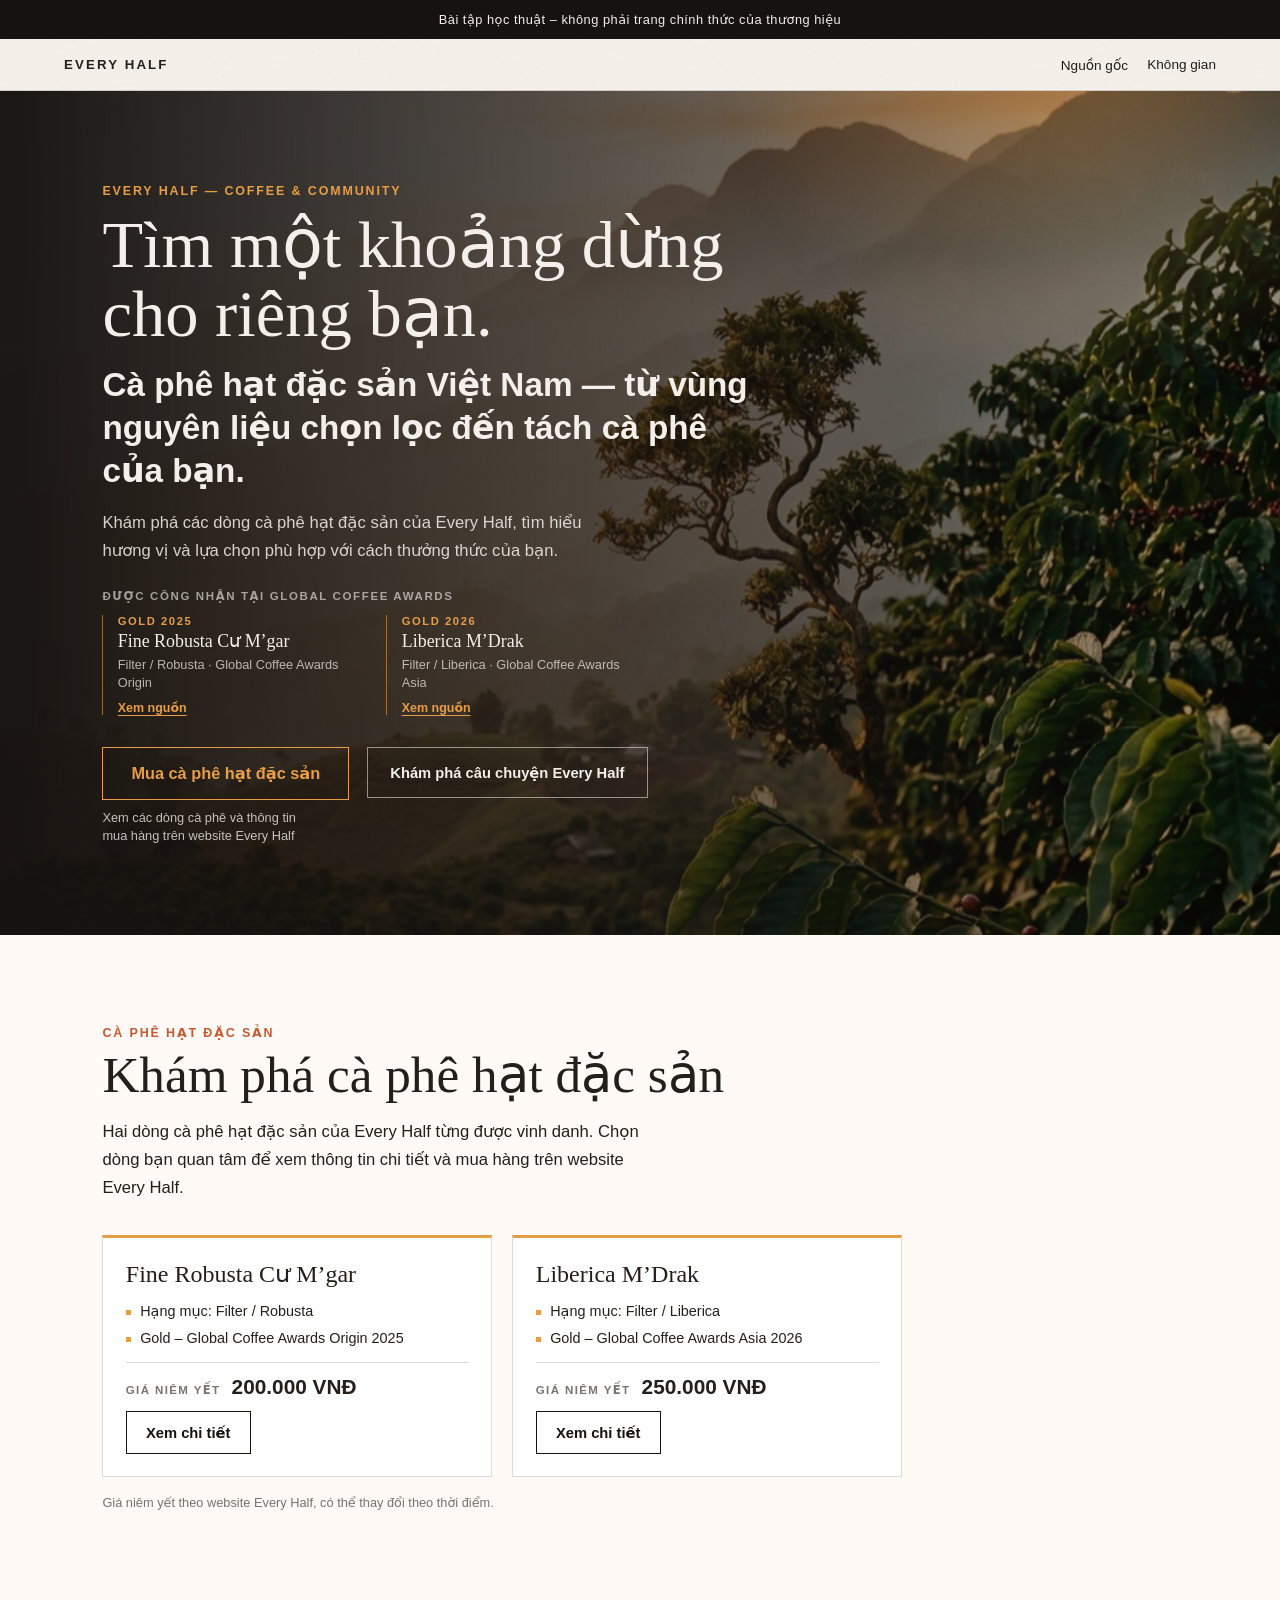
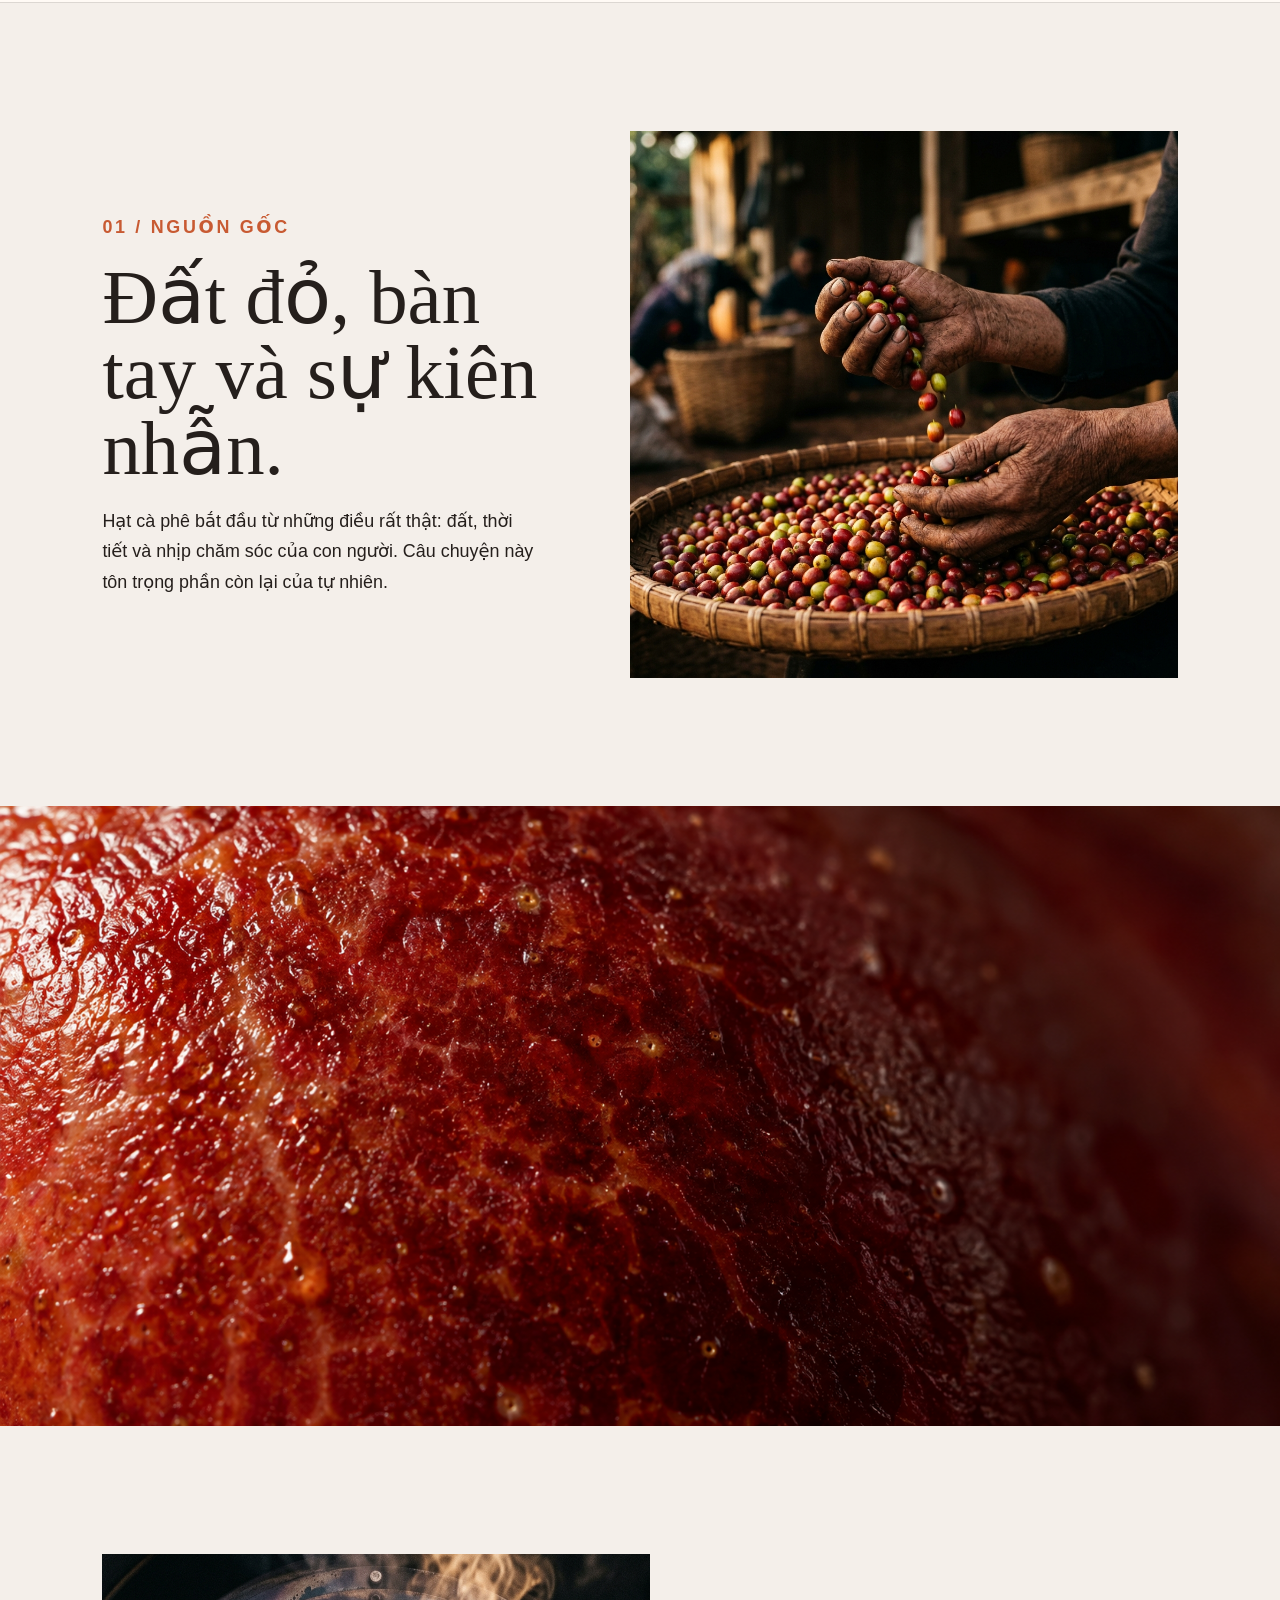
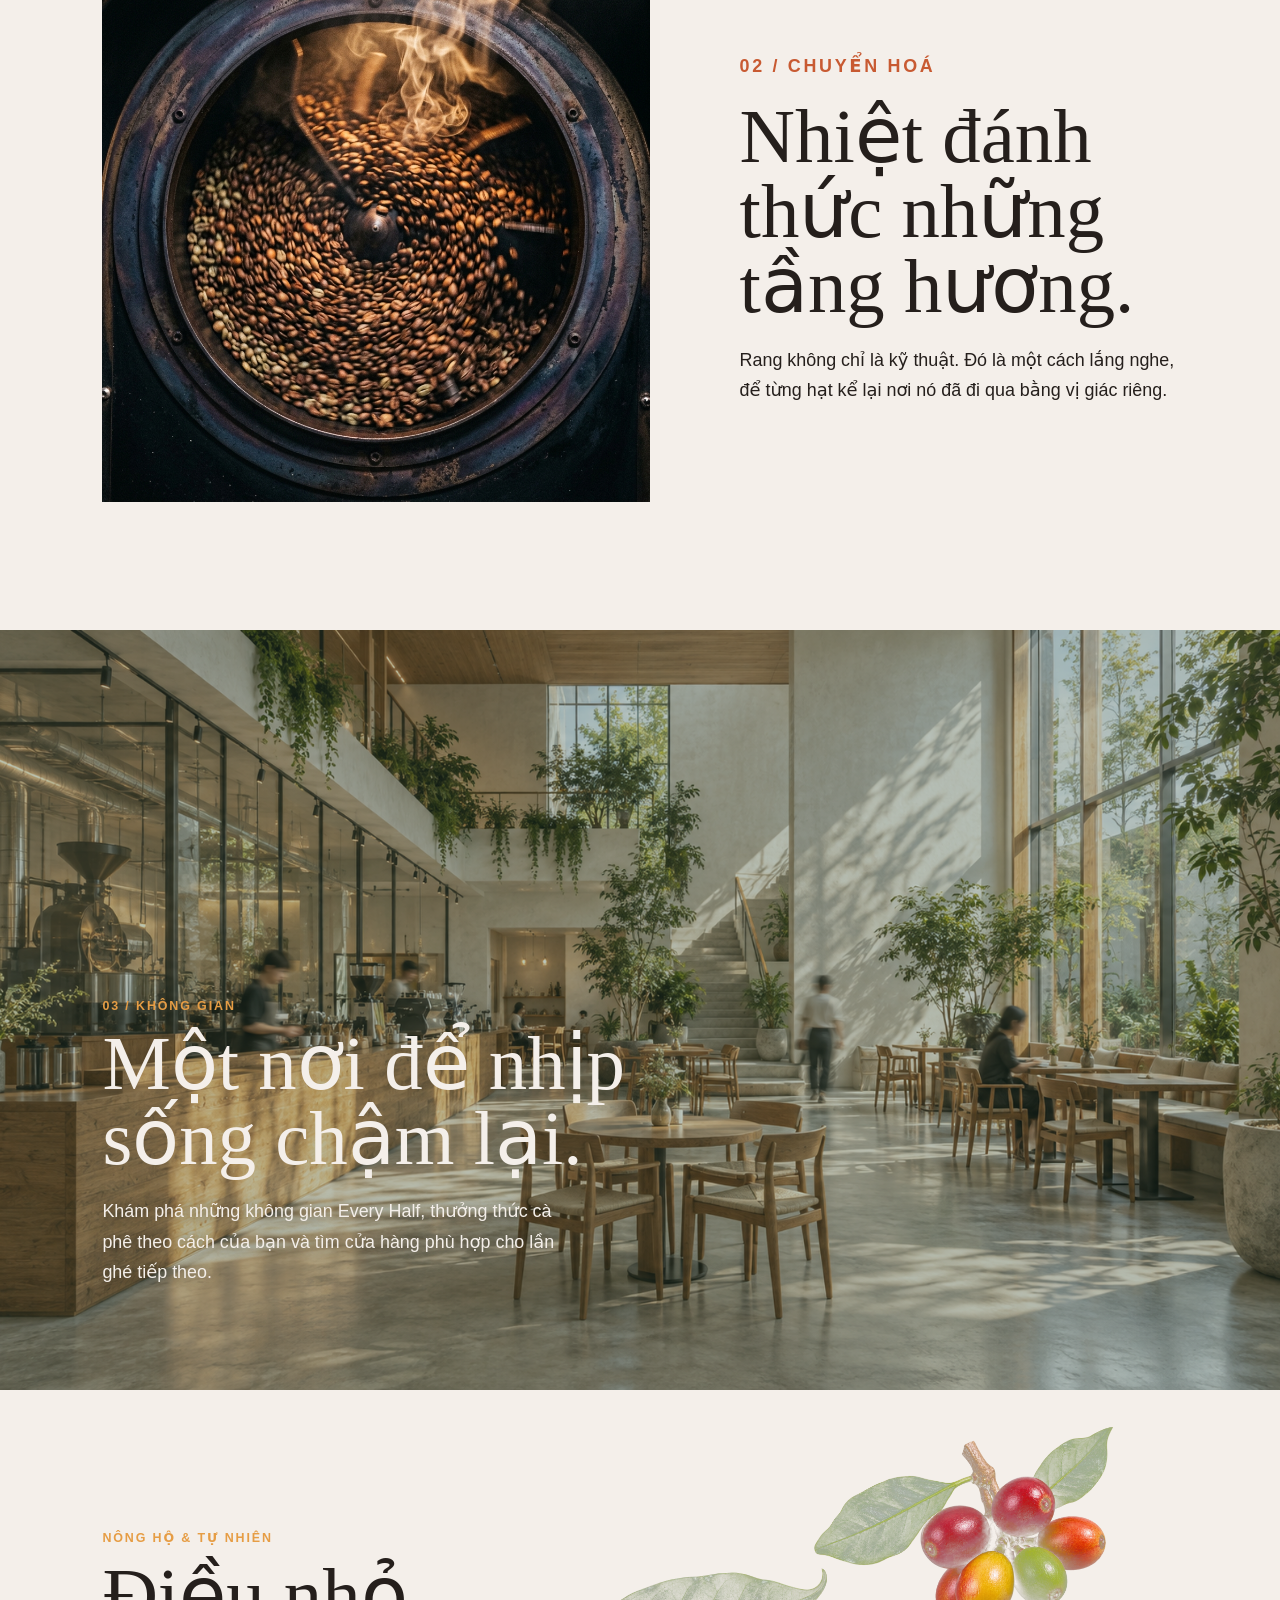
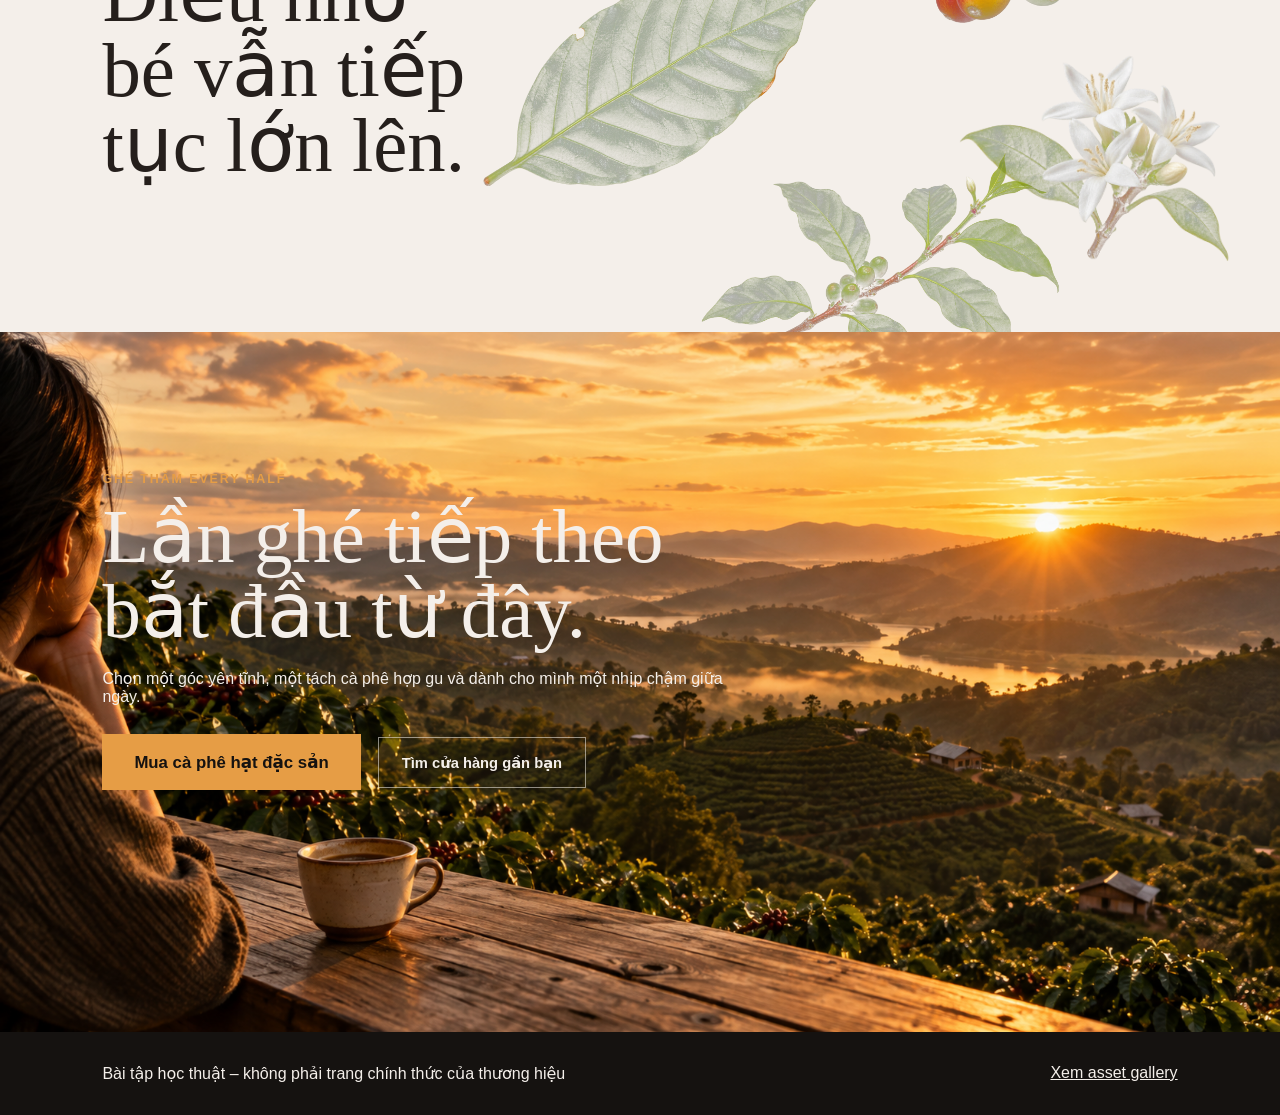
<file: index.html>
<!doctype html>
<html lang="vi">

<head>
  <meta charset="UTF-8">
  <meta name="viewport" content="width=device-width, initial-scale=1">
  <meta name="description"
    content="Khám phá không gian Every Half và tìm cửa hàng phù hợp cho lần ghé tiếp theo. Bài tập học thuật, không phải trang chính thức của thương hiệu.">
  <title>Every Half — Tìm một khoảng dừng</title>
  <link rel="stylesheet" href="assets/css/every-half-prototype.css">
  <script src="assets/js/tracking.js" defer></script>
  <script src="assets/js/motion.js" defer></script>

  <!-- Google tag (gtag.js) -->
  <script async src="https://www.googletagmanager.com/gtag/js?id=G-8DJGXKZXS6"></script>
  <script>
    window.dataLayer = window.dataLayer || [];
    function gtag() { dataLayer.push(arguments); }
    gtag('js', new Date());

    gtag('config', 'G-8DJGXKZXS6');
  </script>
</head>

<body>
  <p class="academic-notice">Bài tập học thuật – không phải trang chính thức của thương hiệu</p>
  <header class="site-header"><a class="wordmark" href="#top" aria-label="Every Half - đầu trang">EVERY HALF</a>
    <nav aria-label="Điều hướng"><a href="#origin">Nguồn gốc</a><a href="#space">Không gian</a></nav>
  </header>
  <main id="top">
    <section class="hero" aria-labelledby="hero-title"><img class="hero-image" data-parallax
        src="public/images/everyhalf/hero/01_hero_master.png"
        alt="Cảnh cà phê và thiên nhiên Tây Nguyên trong ánh sáng trầm ấm">
      <div class="hero-light" aria-hidden="true"></div>
      <div class="hero-copy">
        <p class="eyebrow">EVERY HALF — COFFEE & COMMUNITY</p>
        <h1 id="hero-title">Tìm một khoảng dừng<br>cho riêng bạn.</h1>
        <p class="hero-subline">Cà phê hạt đặc sản Việt Nam — từ vùng nguyên liệu chọn lọc đến tách cà phê của bạn.</p>
        <p class="hero-support">Khám phá các dòng cà phê hạt đặc sản của Every Half, tìm hiểu hương vị và lựa chọn phù
          hợp với cách thưởng thức của bạn.</p>
        <div class="hero-proof">
          <p class="proof-label">Được công nhận tại Global Coffee Awards</p>
          <ul class="proof-badges">
            <li><span class="proof-medal">Gold 2025</span><strong>Fine Robusta Cư M’gar</strong><span
                class="proof-meta">Filter / Robusta · Global Coffee Awards Origin</span>
              <a class="proof-source"
                href="https://perfectdailygrind.com/2025/10/global-coffee-awards-roasters-origin-category-winners/"
                target="_blank" rel="noopener noreferrer">Xem nguồn</a>
            </li>
            <li><span class="proof-medal">Gold 2026</span><strong>Liberica M’Drak</strong><span
                class="proof-meta">Filter / Liberica · Global Coffee Awards Asia</span>
              <a class="proof-source"
                href="https://perfectdailygrind.com/2026/07/global-coffee-awards-best-roasters-asia/" target="_blank"
                rel="noopener noreferrer">Xem nguồn</a>
            </li>
          </ul>
        </div>
        <div class="hero-actions">
          <div class="cta-group">
            <a id="buy-specialty" class="cta-secondary-filled" data-track="cta_click"
              aria-describedby="buy-specialty-note" href="https://www.everyhalf.vn/product">Mua
              cà phê hạt đặc sản</a>
            <p class="cta-note" id="buy-specialty-note">Xem các dòng cà phê và thông tin mua hàng trên website Every
              Half</p>
          </div>
          <a class="cta-secondary" href="#origin">Khám phá câu chuyện Every Half</a>
        </div>
        <!-- <a class="utility-link" href="/tracking">Xem kết quả ghi nhận sự kiện</a> -->
      </div>
    </section>

    <section class="section products" id="products" aria-labelledby="products-title" data-reveal>
      <p class="eyebrow">Cà phê hạt đặc sản</p>
      <h2 id="products-title">Khám phá cà phê hạt đặc sản</h2>
      <p class="products-intro">Hai dòng cà phê hạt đặc sản của Every Half từng được vinh danh. Chọn dòng bạn quan tâm
        để
        xem thông tin chi tiết và mua hàng trên website Every Half.</p>
      <ul class="product-grid">
        <li class="product-card">
          <h3>Fine Robusta Cư M’gar</h3>
          <ul class="product-traits">
            <li>Hạng mục: Filter / Robusta</li>
            <li>Gold – Global Coffee Awards Origin 2025</li>
          </ul>
          <p class="product-price"><span class="product-price-label">Giá niêm yết</span><strong>200.000 VNĐ</strong></p>
          <a class="product-link" data-track="cta_click"
            href="https://www.everyhalf.vn/en/crafted-in-vietnam/fine-robusta-cu-m-gar">Xem
            chi tiết</a>
        </li>
        <li class="product-card">
          <h3>Liberica M’Drak</h3>
          <ul class="product-traits">
            <li>Hạng mục: Filter / Liberica</li>
            <li>Gold – Global Coffee Awards Asia 2026</li>
          </ul>
          <p class="product-price"><span class="product-price-label">Giá niêm yết</span><strong>250.000 VNĐ</strong></p>
          <a class="product-link" data-track="cta_click"
            href="https://www.everyhalf.vn/en/crafted-in-vietnam/cpg-liberica-m-drak-200gr">Xem
            chi tiết</a>
        </li>
      </ul>
      <p class="product-note">Giá niêm yết theo website Every Half, có thể thay đổi theo thời điểm.</p>
    </section>

    <section class="section story-grid" id="origin" aria-labelledby="origin-title" data-reveal>
      <div class="story-copy">
        <p class="eyebrow">01 / Nguồn gốc</p>
        <h2 id="origin-title">Đất đỏ, bàn tay và sự kiên nhẫn.</h2>
        <p>Hạt cà phê bắt đầu từ những điều rất thật: đất, thời tiết và nhịp chăm sóc của con người. Câu chuyện này tôn
          trọng phần còn lại của tự nhiên.</p>
      </div><img class="story-image" src="public/images/everyhalf/origin/05_origin_human.png"
        alt="Con người chăm sóc cây cà phê">
    </section>
    <section class="transition" aria-label="Chất liệu quả cà phê"><img
        src="public/images/everyhalf/transition/13_transition_macro.png"
        alt="Cận cảnh kết cấu tự nhiên của vỏ quả cà phê"></section>
    <section class="section story-grid reverse" aria-labelledby="process-title" data-reveal><img class="story-image"
        src="public/images/everyhalf/process/08_roast_heat.png" alt="Nhiệt và chuyển động trong quá trình rang cà phê">
      <div class="story-copy">
        <p class="eyebrow">02 / Chuyển hoá</p>
        <h2 id="process-title">Nhiệt đánh thức những tầng hương.</h2>
        <p>Rang không chỉ là kỹ thuật. Đó là một cách lắng nghe, để từng hạt kể lại nơi nó đã đi qua bằng vị giác riêng.
        </p>
      </div>
    </section>
    <section class="space" id="space" aria-labelledby="space-title" data-reveal><img
        src="public/images/everyhalf/space/12_space.png"
        alt="Không gian cà phê tối giản với gỗ, cây xanh và ánh sáng tự nhiên">
      <div class="space-copy">
        <p class="eyebrow">03 / Không gian</p>
        <h2 id="space-title">Một nơi để nhịp sống chậm lại.</h2>
        <!-- LP02: nội dung về không gian/cửa hàng được chuyển từ Hero xuống đây -->
        <p>Khám phá những không gian Every Half, thưởng thức cà phê theo cách của bạn và tìm cửa hàng phù hợp cho lần
          ghé
          tiếp theo.</p>
      </div>
    </section>
    <section class="section organic" aria-labelledby="organic-title" data-reveal>
      <p class="eyebrow">Nông hộ & tự nhiên</p>
      <h2 id="organic-title">Điều nhỏ bé vẫn tiếp tục lớn lên.</h2><img class="organic-float cherries"
        src="public/images/everyhalf/organic/14_organic_02.png" alt="Chùm quả cà phê ở nhiều độ chín khác nhau"><img
        class="organic-float leaf" src="public/images/everyhalf/organic/14_organic_01.png" alt="Lá cà phê"><img
        class="organic-float flower" src="public/images/everyhalf/organic/14_organic_03.png" alt="Hoa cà phê"><img
        class="organic-float branch" src="public/images/everyhalf/organic/14_organic_04.png" alt="Cành cà phê non">
    </section>

    <section class="closing" aria-labelledby="closing-title">
      <img src="public/images/everyhalf/closing/16_closing.png"
        alt="Tách cà phê trên bàn gỗ nhìn ra đồi cà phê lúc hoàng hôn">
      <div class="closing-copy" data-reveal>
        <p class="eyebrow">Ghé thăm Every Half</p>
        <h2 id="closing-title">Lần ghé tiếp theo bắt đầu từ đây.</h2>
        <p>Chọn một góc yên tĩnh, một tách cà phê hợp gu và dành cho mình một nhịp chậm giữa ngày.</p>
        <!-- LP05: CTA mua làm Primary, tìm cửa hàng làm Secondary (giữ id visit-roastery để không mất event click_cta_maps) -->
        <div class="closing-actions">
          <a id="buy-specialty-closing" class="cta closing-cta" data-track="cta_click"
            href="https://www.everyhalf.vn/product">Mua
            cà phê hạt đặc sản</a>
          <a id="visit-roastery" class="cta-secondary" data-track="cta_click" target="_blank" rel="noopener noreferrer"
            href="https://www.google.com/maps/search/every+half+coffee+roasters/">Tìm cửa hàng
            gần bạn</a>
        </div>
      </div>
    </section>

  </main>
  <footer class="site-footer"><span>Bài tập học thuật – không phải trang chính thức của thương hiệu</span>
    <a href="asset_gallery.html">Xem asset gallery</a>
  </footer>
  <script>
    document.getElementById('visit-roastery')?.addEventListener('click', function () {
      try {
        if (typeof window.gtag === 'function') {
          window.gtag('event', 'click_cta_maps', {
            cta_location: 'final_section',
            cta_text: 'Tìm cửa hàng gần bạn',
            destination: 'google_maps'
          });
        }
      } catch (e) { /* analytics must never block navigation */ }
    });
  </script>
</body>

</html>
</file>
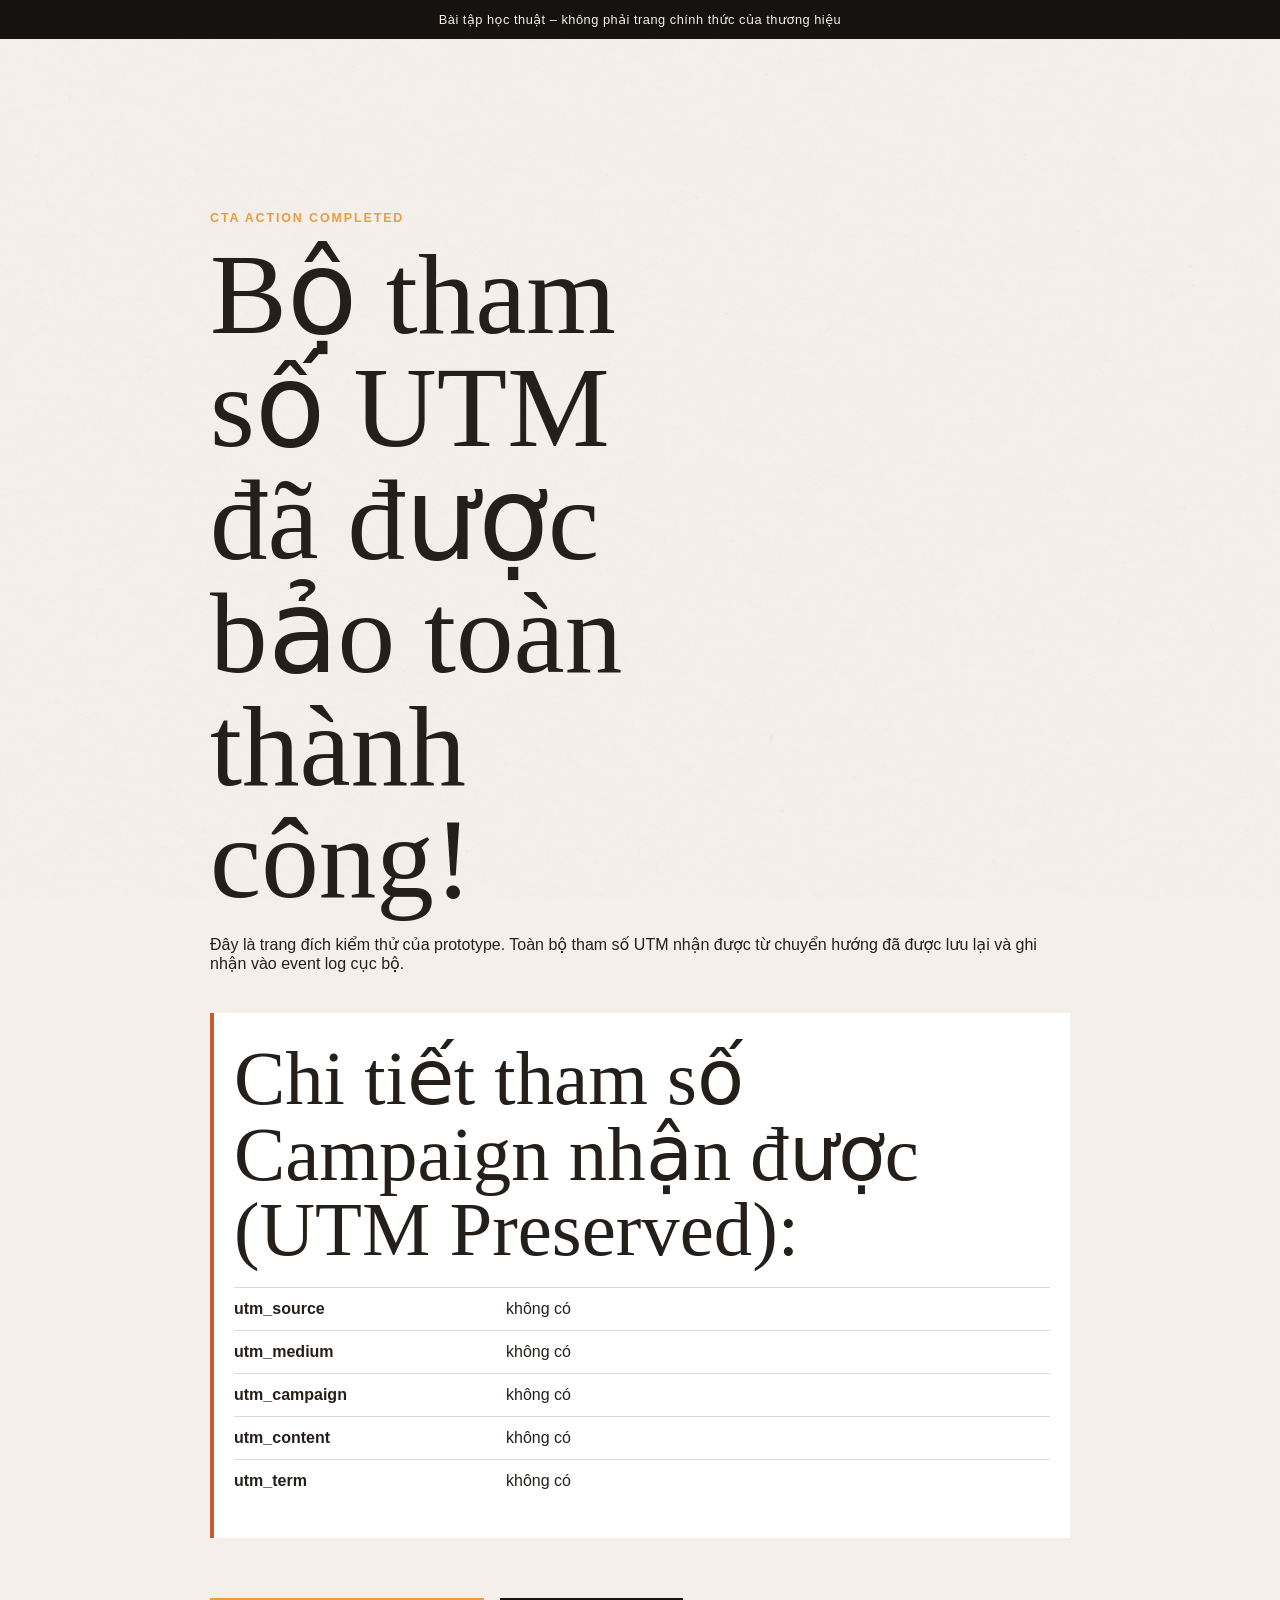
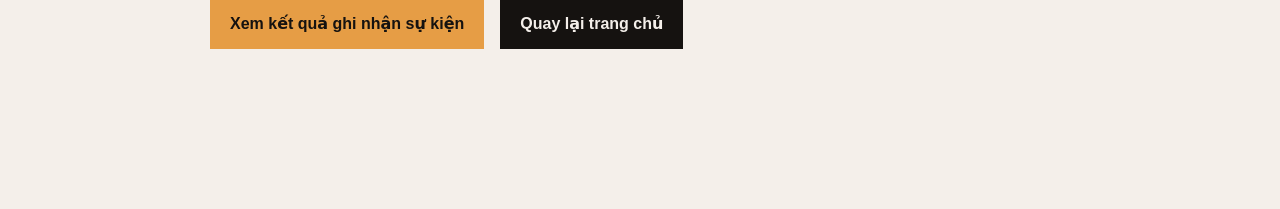
<file: thank-you.html>
<!doctype html>
<html lang="vi">
<head>
  <meta charset="UTF-8">
  <meta name="viewport" content="width=device-width, initial-scale=1">
  <meta name="description" content="Academic prototype CTA destination with UTM display for every-half-study-web.">
  <title>every-half-study-web — CTA Destination &amp; UTM Retention</title>
  <link rel="stylesheet" href="assets/css/every-half-prototype.css">
  <script src="assets/js/tracking.js" defer></script>
</head>
<body class="thank-you">
  <p class="academic-notice">Bài tập học thuật – không phải trang chính thức của thương hiệu</p>
  <main class="thank-you-main">
    <p class="eyebrow">CTA Action Completed</p>
    <h1>Bộ tham số UTM đã được bảo toàn thành công!</h1>
    <p>Đây là trang đích kiểm thử của prototype. Toàn bộ tham số UTM nhận được từ chuyển hướng đã được lưu lại và ghi nhận vào event log cục bộ.</p>

    <section class="campaign" aria-labelledby="campaign-title">
      <h2 id="campaign-title">Chi tiết tham số Campaign nhận được (UTM Preserved):</h2>
      <dl id="campaign-details"></dl>
    </section>

    <div style="display: flex; gap: 1rem; flex-wrap: wrap; margin-top: 2rem;">
      <a class="cta" href="/tracking">Xem kết quả ghi nhận sự kiện</a>
      <a class="cta" style="background: var(--charcoal); color: var(--plaster);" href="index.html">Quay lại trang chủ</a>
    </div>
  </main>
</body>
</html>
</file>
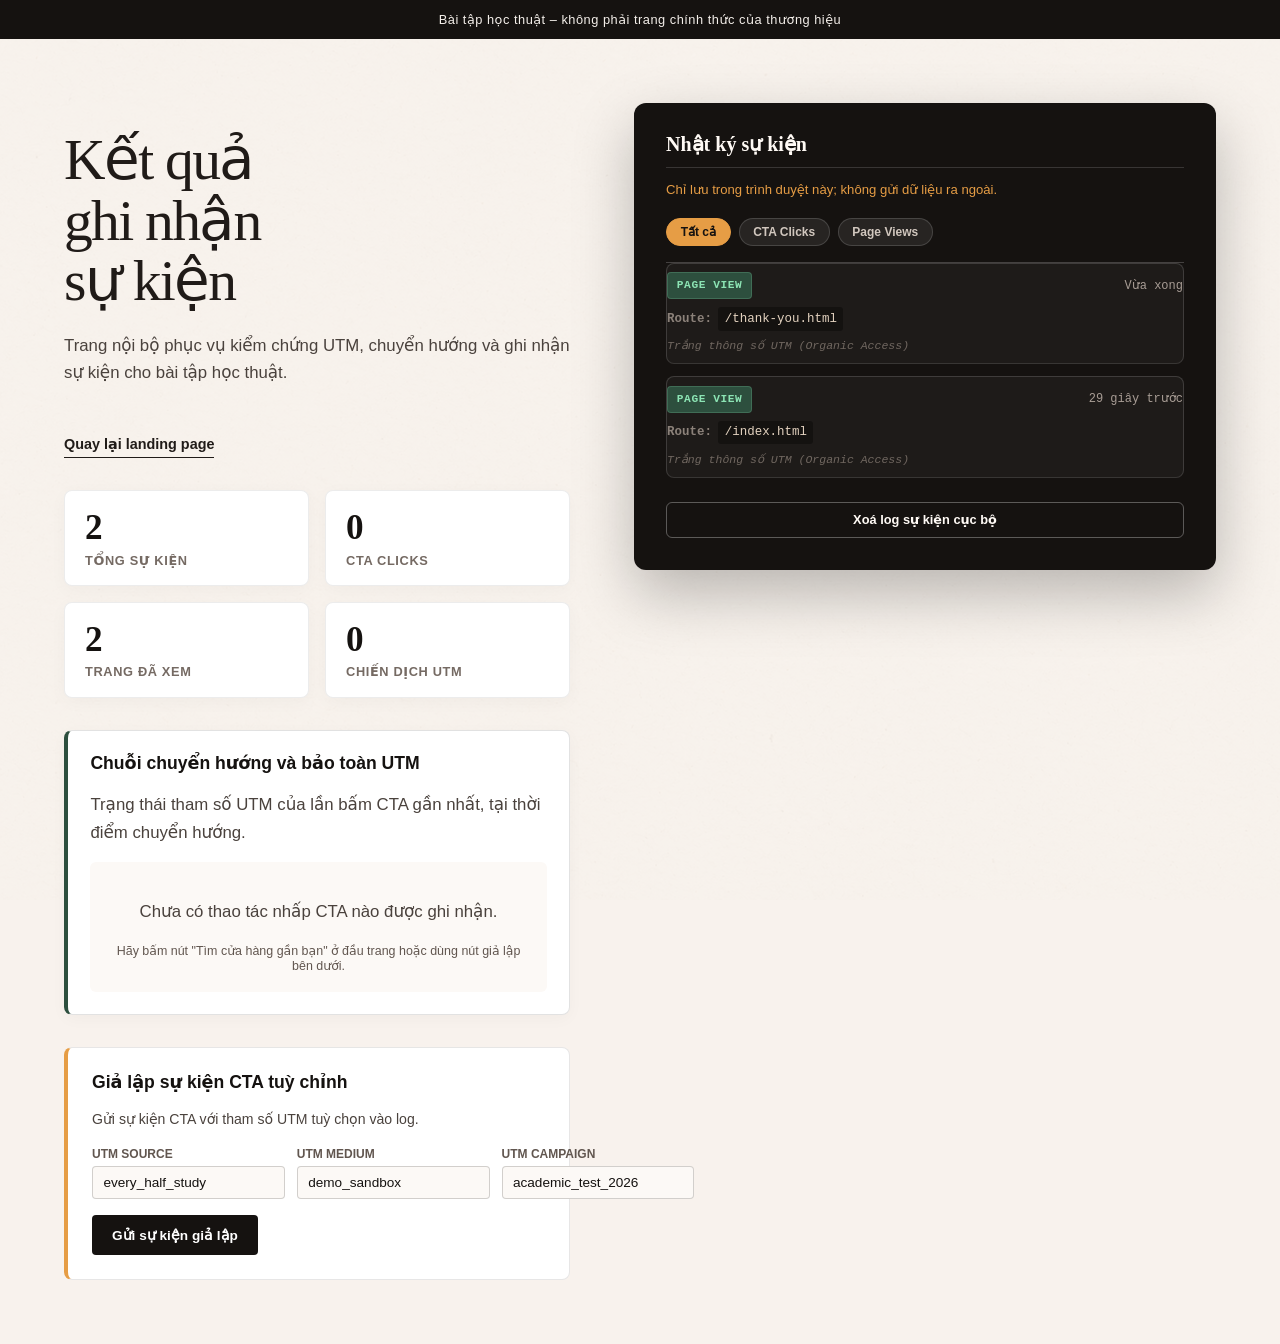
<file: tracking.html>
<!doctype html>
<html lang="vi">
<head>
  <meta charset="UTF-8">
  <meta name="viewport" content="width=device-width, initial-scale=1">
  <meta name="robots" content="noindex">
  <meta name="description" content="Trang nội bộ phục vụ kiểm chứng UTM, chuyển hướng và ghi nhận sự kiện cho bài tập học thuật.">
  <title>Kết quả ghi nhận sự kiện — Every Half</title>
  <link rel="stylesheet" href="/assets/css/every-half-prototype.css">
  <link rel="stylesheet" href="/assets/css/tracking-route.css">
  <script src="/assets/js/tracking.js" defer></script>
</head>
<body class="tracking-route">
  <p class="academic-notice">Bài tập học thuật – không phải trang chính thức của thương hiệu</p>

  <main class="tracking-shell">
    <section class="tracking-intro" aria-labelledby="tracking-title">
      <h1 id="tracking-title">Kết quả ghi nhận sự kiện</h1>
      <p>Trang nội bộ phục vụ kiểm chứng UTM, chuyển hướng và ghi nhận sự kiện cho bài tập học thuật.</p>
      <a class="tracking-back" href="/">Quay lại landing page</a>

      <div class="metrics-grid" aria-label="Tổng quan chỉ số sự kiện">
        <div class="metric-card"><div class="metric-val" id="metric-total">0</div><div class="metric-label">Tổng sự kiện</div></div>
        <div class="metric-card"><div class="metric-val" id="metric-cta">0</div><div class="metric-label">CTA Clicks</div></div>
        <div class="metric-card"><div class="metric-val" id="metric-views">0</div><div class="metric-label">Trang đã xem</div></div>
        <div class="metric-card"><div class="metric-val" id="metric-campaigns">0</div><div class="metric-label">Chiến dịch UTM</div></div>
      </div>

      <div class="chain-inspector-box" aria-labelledby="chain-title">
        <h3 id="chain-title">Chuỗi chuyển hướng và bảo toàn UTM</h3>
        <p class="chain-desc">Trạng thái tham số UTM của lần bấm CTA gần nhất, tại thời điểm chuyển hướng.</p>
        <div id="chain-inspector-content" class="chain-details">
          <div class="chain-loading">Đang phân tích event log...</div>
        </div>
      </div>

      <div class="simulator-box" aria-labelledby="sim-title">
        <h3 id="sim-title">Giả lập sự kiện CTA tuỳ chỉnh</h3>
        <p>Gửi sự kiện CTA với tham số UTM tuỳ chọn vào log.</p>
        <div class="sim-form-grid">
          <div class="sim-field"><label for="sim-source">UTM Source</label><input type="text" id="sim-source" value="every_half_study"></div>
          <div class="sim-field"><label for="sim-medium">UTM Medium</label><input type="text" id="sim-medium" value="demo_sandbox"></div>
          <div class="sim-field"><label for="sim-campaign">UTM Campaign</label><input type="text" id="sim-campaign" value="academic_test_2026"></div>
        </div>
        <button id="btn-simulate-cta" type="button" class="btn-sim">Gửi sự kiện giả lập</button>
      </div>
    </section>

    <aside class="event-panel" aria-live="polite" aria-labelledby="event-title">
      <div class="event-panel-header"><h2 id="event-title">Nhật ký sự kiện</h2></div>
      <p id="event-status">Đang tải event log...</p>
      <div class="filter-bar" role="tablist" aria-label="Lọc sự kiện">
        <button type="button" class="filter-btn is-active" data-filter="all">Tất cả</button>
        <button type="button" class="filter-btn" data-filter="cta_click">CTA Clicks</button>
        <button type="button" class="filter-btn" data-filter="page_view">Page Views</button>
      </div>
      <ul id="event-log"></ul>
      <button class="clear-button" type="button" data-clear-events>Xoá log sự kiện cục bộ</button>
    </aside>
  </main>

  <div id="tracking-toast" class="tracking-toast" role="status" aria-live="polite"></div>
</body>
</html>
</file>
<file: assets/css/every-half-prototype.css>
:root { --basalt:#c85a32; --gold:#e69d45; --forest:#2d4f3e; --charcoal:#151210; --plaster:#f4efea; --ink:#251f1c; --line:rgba(37,31,28,.16); --display:'Palatino Linotype','Book Antiqua','Times New Roman',serif; --body:'Segoe UI',Arial,system-ui,sans-serif; }
* { box-sizing:border-box; } html { scroll-behavior:smooth; } body { background:var(--plaster); color:var(--ink); font-family:var(--body); margin:0; } body::before { background:url('../../public/images/everyhalf/texture/15_material_texture.png') repeat; content:''; inset:0; opacity:.08; pointer-events:none; position:fixed; z-index:-1; } a { color:inherit; }
.academic-notice { background:var(--charcoal); color:var(--plaster); font-size:.8rem; letter-spacing:.04em; margin:0; padding:.75rem 1.5rem; text-align:center; }.site-header { align-items:center; border-bottom:1px solid var(--line); display:flex; justify-content:space-between; padding:1.1rem clamp(1.25rem,5vw,5rem); }.wordmark { font-size:.83rem; font-weight:700; letter-spacing:.16em; text-decoration:none; }.site-header nav { display:flex; font-size:.85rem; gap:1.2rem; }.site-header nav a { text-decoration:none; }
.hero { background:var(--charcoal); color:var(--plaster); min-height:78svh; overflow:hidden; padding:clamp(2rem,7vw,7rem) clamp(1.25rem,8vw,9rem); position:relative; }.hero::after { background:linear-gradient(90deg,rgba(21,18,16,.96) 2%,rgba(21,18,16,.56) 49%,rgba(21,18,16,.08)); content:''; inset:0; position:absolute; }.hero-light { background:radial-gradient(circle,rgba(230,157,69,.38),transparent 64%); filter:blur(18px); height:62vw; pointer-events:none; position:absolute; right:-16vw; top:-35vw; width:62vw; z-index:1; }.hero-image { height:100%; inset:0; object-fit:cover; opacity:.7; position:absolute; transform:scale(1.08); transition:transform .1s linear; width:100%; }.hero-copy { max-width:690px; position:relative; z-index:2; }.eyebrow { color:var(--gold); font-size:.78rem; font-weight:700; letter-spacing:.15em; text-transform:uppercase; } h1,h2 { font-family:var(--display); font-weight:400; line-height:.98; margin:.5rem 0 1.25rem; } h1 { font-size:clamp(3.5rem,9vw,8.5rem); max-width:8ch; } h2 { font-size:clamp(2.5rem,6vw,5.5rem); }.hero-copy p,.story-copy p { font-size:clamp(1rem,1.4vw,1.22rem); line-height:1.7; max-width:55ch; }.text-link,.cta { display:inline-flex; font-weight:700; margin-top:1.25rem; text-decoration:none; }.cta { background:var(--gold); color:var(--charcoal); overflow:hidden; padding:1rem 1.25rem; position:relative; transition:transform .2s ease,background .2s ease; }.cta:hover { background:#f0b65f; transform:translateY(-2px); }.cta::after { background:linear-gradient(90deg,transparent,rgba(255,255,255,.58),transparent); content:''; height:100%; left:-130%; position:absolute; top:0; transform:skewX(-20deg); width:45%; }
.section { padding:clamp(4rem,10vw,10rem) clamp(1.25rem,8vw,9rem); }.story-grid { align-items:center; display:grid; gap:clamp(2rem,7vw,7rem); grid-template-columns:minmax(0,.8fr) minmax(280px,1fr); }.story-grid.reverse { grid-template-columns:minmax(280px,1fr) minmax(0,.8fr); }.story-image { min-height:470px; object-fit:cover; width:100%; }.story-copy .eyebrow { color:var(--basalt); }.transition { height:min(58vw,620px); overflow:hidden; }.transition img { height:100%; object-fit:cover; width:100%; }.space { background:var(--forest); color:var(--plaster); padding:0; position:relative; }.space img { display:block; height:min(66vw,760px); object-fit:cover; opacity:.68; width:100%; }.space-copy { bottom:clamp(2rem,8vw,8rem); left:clamp(1.25rem,8vw,9rem); max-width:580px; position:absolute; }.space-copy .eyebrow { color:var(--gold); }.organic { min-height:430px; overflow:hidden; position:relative; }.organic h2 { max-width:10ch; position:relative; z-index:1; }.organic-float { max-height:260px; object-fit:contain; position:absolute; right:8%; top:1rem; }.organic-float.leaf { right:34%; top:10rem; }.organic-float.flower { right:2%; top:15rem; }.organic-float.branch { right:16%; top:22rem; }
.closing { color:var(--plaster); min-height:700px; padding:clamp(4rem,10vw,10rem) clamp(1.25rem,8vw,9rem); position:relative; }.closing::before { background:linear-gradient(90deg,rgba(21,18,16,.85),rgba(21,18,16,.08)); content:''; inset:0; position:absolute; }.closing img { height:100%; inset:0; object-fit:cover; position:absolute; width:100%; }.closing-copy { max-width:660px; position:relative; z-index:1; }.tracking { background:#fffaf5; border-top:1px solid var(--line); }.tracking-grid { display:grid; gap:2rem; grid-template-columns:1fr minmax(260px,.8fr); }.tracking h2 { font-size:clamp(2rem,4vw,3.8rem); }.event-panel { background:var(--charcoal); color:var(--plaster); padding:1.35rem; }.event-panel h3 { margin-top:0; }#event-status { color:#d9cfca; font-size:.85rem; line-height:1.5; }#event-log { border-top:1px solid rgba(255,255,255,.2); list-style:none; margin:1rem 0; padding:.65rem 0 0; }#event-log li { border-bottom:1px solid rgba(255,255,255,.12); font:.75rem/1.5 ui-monospace,monospace; padding:.55rem 0; }.clear-button { background:transparent; border:1px solid rgba(255,255,255,.55); color:var(--plaster); cursor:pointer; padding:.6rem .85rem; }.site-footer { background:var(--charcoal); color:var(--plaster); display:flex; gap:1rem; justify-content:space-between; padding:2rem clamp(1.25rem,8vw,9rem); }.thank-you { min-height:100svh; }.thank-you-main { margin:0 auto; max-width:900px; padding:clamp(4rem,13vw,10rem) 1.25rem; }.campaign { background:white; border-left:4px solid var(--basalt); margin:2.5rem 0; padding:1.25rem; }#campaign-details div { border-top:1px solid var(--line); display:grid; grid-template-columns:1fr 2fr; padding:.75rem 0; }#campaign-details dt { font-weight:700; }#campaign-details dd { margin:0; overflow-wrap:anywhere; }
.motion-ready .hero-copy { animation:hero-reveal 1.1s cubic-bezier(.2,.8,.2,1) both; }.motion-ready .hero-light { animation:light-breathe 8s ease-in-out infinite; }.motion-ready .transition img { animation:macro-drift 16s ease-in-out infinite alternate; }.motion-ready .organic-float { animation:botanical-float 7s ease-in-out infinite alternate; }.motion-ready .organic-float.leaf { animation-delay:-2s; animation-duration:9s; }.motion-ready .organic-float.flower { animation-delay:-4s; animation-duration:8s; }.motion-ready .organic-float.branch { animation-delay:-1s; animation-duration:11s; }.motion-ready .cta::after { animation:cta-shimmer 4.8s ease-in-out infinite; }.motion-ready [data-reveal] { opacity:0; transform:translateY(42px); transition:opacity .8s ease,transform .8s cubic-bezier(.2,.8,.2,1); }.motion-ready [data-reveal].is-visible { opacity:1; transform:translateY(0); }
@keyframes hero-reveal { from { opacity:0; transform:translateY(32px); } to { opacity:1; transform:translateY(0); } } @keyframes light-breathe { 0%,100% { opacity:.4; transform:translate3d(0,0,0) scale(.92); } 50% { opacity:1; transform:translate3d(-6vw,8vw,0) scale(1.12); } } @keyframes macro-drift { from { transform:scale(1.02) translateX(-1.5%); } to { transform:scale(1.12) translateX(1.5%); } } @keyframes botanical-float { from { transform:translate3d(0,0,0) rotate(-2deg); } to { transform:translate3d(0,-22px,0) rotate(3deg); } } @keyframes cta-shimmer { 0%,58% { left:-130%; } 76%,100% { left:160%; } }
@media (max-width:700px) { .site-header nav { display:none; }.story-grid,.story-grid.reverse,.tracking-grid { grid-template-columns:1fr; }.story-grid.reverse .story-copy { order:1; }.story-grid.reverse .story-image { order:2; }.story-image { min-height:360px; }.organic { min-height:320px; }.organic-float { max-height:160px; opacity:.72; right:-5%; }.organic-float.leaf { right:29%; top:11rem; }.organic-float.flower { display:none; }.organic-float.branch { display:none; }.site-footer { flex-direction:column; } } @media (prefers-reduced-motion:reduce) { html { scroll-behavior:auto; }*,*::before,*::after { animation-duration:.01ms !important; animation-iteration-count:1 !important; scroll-behavior:auto !important; transition-duration:.01ms !important; } }

/* Marketing hero actions */
.hero-copy { max-width:780px; }
.hero-copy h1 { font-size:clamp(1.9rem,5.2vw,4.8rem); line-height:1.04; max-width:none; margin-bottom:1.5rem; }
.hero-copy p.eyebrow { font-size:.78rem; margin:0; }
.hero-actions { align-items:center; display:flex; flex-wrap:wrap; gap:.9rem 1.1rem; margin-top:2rem; }
.hero-actions .cta { font-size:1.05rem; margin-top:0; padding:1.1rem 2rem; }
.cta-secondary { border:1px solid rgba(244,239,234,.55); color:var(--plaster); display:inline-flex; font-size:.92rem; font-weight:600; padding:1rem 1.4rem; text-decoration:none; transition:background .2s ease,border-color .2s ease; }
.cta-secondary:hover { background:rgba(244,239,234,.12); border-color:var(--plaster); }
.utility-link { color:rgba(244,239,234,.72); display:inline-block; font-size:.78rem; margin-top:1.6rem; padding:.5rem 0; text-decoration:underline; text-underline-offset:3px; }
.utility-link:hover { color:var(--plaster); }
@media (max-width:700px) { .hero-actions { align-items:stretch; flex-direction:column; } .hero-actions .cta,.cta-secondary,.cta-secondary-filled { justify-content:center; text-align:center; width:100%; } .site-header { padding-block:.9rem; } }

/* LP02 — Hero: tăng prominence subtext (selector đủ specificity để thắng `.hero-copy p`) */
.hero-copy h1 { margin-bottom:.9rem; }
.hero-copy p.hero-subline { color:var(--plaster); font-size:clamp(1.35rem,2.6vw,2.1rem); font-weight:600; letter-spacing:0; line-height:1.3; margin:0 0 1rem; max-width:36ch; }
.hero-copy p.hero-support { color:rgba(244,239,234,.86); font-size:clamp(1rem,1.3vw,1.12rem); margin:0; }

/* Điểm 2 — Bằng chứng / Proof: 2 giải Gold gần CTA */
.hero-proof { margin-top:1.4rem; }
.hero-copy p.proof-label { color:rgba(244,239,234,.62); font-size:.72rem; font-weight:600; letter-spacing:.14em; line-height:1.4; margin:0 0 .7rem; text-transform:uppercase; }
.proof-badges { display:grid; gap:1.5rem; grid-template-columns:repeat(2,minmax(0,1fr)); list-style:none; margin:0; max-width:34rem; padding:0; }
.proof-badges li { border-left:1px solid rgba(230,157,69,.6); display:flex; flex-direction:column; gap:.2rem; padding-left:.9rem; }
.proof-badges .proof-medal { color:var(--gold); font-size:.7rem; font-weight:700; letter-spacing:.14em; text-transform:uppercase; }
.proof-badges strong { font-family:var(--display); font-size:1.12rem; font-weight:400; line-height:1.25; }
.proof-badges .proof-meta { color:rgba(244,239,234,.72); font-size:.8rem; line-height:1.45; }
@media (max-width:700px) { .proof-badges { gap:1rem; grid-template-columns:1fr; } }

/* Điểm 3 — CTA giảm lo ngại: CTA phụ dẫn thẳng tới trang mua hàng online */
.cta-secondary-filled { background:transparent; border:1px solid var(--gold); color:var(--gold); display:inline-flex; font-size:1.02rem; font-weight:700; margin-top:0; padding:1rem 1.75rem; text-decoration:none; transition:background .2s ease,color .2s ease; }
.cta-secondary-filled:hover { background:var(--gold); color:var(--charcoal); }
.closing-cta { font-size:1.05rem; margin-top:1.75rem; padding:1.1rem 2rem; }
@media (max-width:700px) { .closing-cta { justify-content:center; text-align:center; width:100%; } }

/* LP03 — Proof: link "Xem nguồn" */
.proof-badges .proof-source { align-self:flex-start; color:var(--gold); font-size:.78rem; font-weight:600; margin-top:.25rem; text-decoration:underline; text-underline-offset:3px; }
.proof-badges .proof-source:hover { color:#f0b65f; }

/* LP04 — CTA mua: microcopy giải thích destination */
.cta-group { align-items:flex-start; display:flex; flex-direction:column; gap:.55rem; }
.hero-actions { align-items:flex-start; }
.hero-copy p.cta-note { color:rgba(244,239,234,.78); font-size:.8rem; line-height:1.45; margin:0; max-width:30ch; }
@media (max-width:700px) { .cta-group { align-items:stretch; width:100%; } }

/* LP01 — Block "Khám phá cà phê hạt đặc sản" ngay dưới Hero */
.section.products { background:#fffaf5; border-bottom:1px solid var(--line); padding-block:clamp(3rem,7vw,6rem); }
.products .eyebrow { color:var(--basalt); margin:0; }
.products h2 { font-size:clamp(2rem,4vw,3.4rem); line-height:1.05; margin:.5rem 0 1rem; }
.products-intro { font-size:clamp(1rem,1.3vw,1.12rem); line-height:1.7; margin:0; max-width:58ch; }
.product-grid { display:grid; gap:1.25rem; grid-template-columns:repeat(auto-fit,minmax(260px,1fr)); list-style:none; margin:2rem 0 0; max-width:50rem; padding:0; }
.product-card { background:#fff; border:1px solid var(--line); border-top:3px solid var(--gold); display:flex; flex-direction:column; gap:.75rem; padding:1.4rem; }
.product-card h3 { font-family:var(--display); font-size:1.5rem; font-weight:400; line-height:1.2; margin:0; }
.product-traits { display:grid; gap:.35rem; list-style:none; margin:0; padding:0; }
.product-traits li { font-size:.9rem; line-height:1.5; padding-left:.9rem; position:relative; }
.product-traits li::before { background:var(--gold); content:''; height:5px; left:0; position:absolute; top:.62em; width:5px; }
.product-link { align-self:flex-start; border:1px solid var(--charcoal); color:var(--charcoal); display:inline-flex; font-size:.92rem; font-weight:700; margin-top:auto; padding:.75rem 1.2rem; text-decoration:none; transition:background .2s ease,color .2s ease; }
.product-link:hover { background:var(--charcoal); color:var(--plaster); }
@media (max-width:700px) { .product-link { justify-content:center; text-align:center; width:100%; } }

/* LP02 — nội dung không gian/cửa hàng chuyển xuống section Không gian */
.space-copy p:not(.eyebrow) { font-size:clamp(1rem,1.4vw,1.15rem); line-height:1.7; margin:0; max-width:48ch; text-shadow:0 1px 14px rgba(21,18,16,.65); }

/* LP05 — Closing: CTA mua (primary) + tìm cửa hàng (secondary) */
.closing-actions { align-items:center; display:flex; flex-wrap:wrap; gap:.9rem 1.1rem; margin-top:1.75rem; }
.closing-actions .cta { margin-top:0; }
@media (max-width:700px) { .closing-actions { align-items:stretch; flex-direction:column; } .closing-actions .cta,.closing-actions .cta-secondary { justify-content:center; text-align:center; width:100%; } }

/* LP01 — Giá niêm yết (đã xác minh trên website brand) */
.product-price { align-items:baseline; border-top:1px solid var(--line); display:flex; flex-wrap:wrap; gap:.2rem .7rem; margin:0; padding-top:.75rem; }
.product-price-label { color:rgba(37,31,28,.62); font-size:.72rem; font-weight:600; letter-spacing:.12em; text-transform:uppercase; }
.product-price strong { color:var(--ink); font-size:1.3rem; font-weight:700; }
.product-note { color:rgba(37,31,28,.62); font-size:.8rem; line-height:1.5; margin:1rem 0 0; max-width:58ch; }
</file>
<file: assets/css/tracking-route.css>
:root {
  --tracking-paper: #f8f2ed;
  --tracking-ink: #151210;
  --tracking-orange: #e69d45;
  --tracking-basalt: #c85a32;
  --tracking-forest: #2d4f3e;
  --tracking-card-bg: rgba(255, 255, 255, 0.04);
  --tracking-line: rgba(255, 255, 255, 0.15);
}

.tracking-route {
  background: var(--tracking-paper);
  color: #201b18;
  min-height: 100svh;
}
.tracking-route .academic-notice {
  display: block;
}

.tracking-shell {
  align-items: start;
  display: grid;
  gap: clamp(2rem, 5vw, 4rem);
  grid-template-columns: minmax(0, 1fr) minmax(440px, 1.15fr);
  margin: 0 auto;
  max-width: 1680px;
  padding: clamp(2rem, 5vw, 5rem) clamp(1.25rem, 5vw, 6rem);
}

/* Left Intro Section */
.tracking-intro {
  padding-top: clamp(0.5rem, 1.5vw, 1.5rem);
}
.tracking-intro .eyebrow {
  color: var(--tracking-basalt);
  font-weight: 700;
  letter-spacing: 0.15em;
}
.tracking-intro h1 {
  font-family: var(--display, serif);
  font-size: clamp(2.8rem, 4.5vw, 5.5rem);
  letter-spacing: -0.03em;
  line-height: 1.05;
  margin-bottom: 1.25rem;
}
.tracking-intro p {
  font-size: 1.05rem;
  line-height: 1.65;
  color: #4a423d;
}

.tracking-back {
  border-bottom: 1.5px solid currentColor;
  display: inline-flex;
  align-items: center;
  gap: 0.5rem;
  font-size: 0.9rem;
  font-weight: 700;
  margin-top: 2rem;
  padding-bottom: 0.35rem;
  text-decoration: none;
  transition: color 0.2s ease, transform 0.2s ease;
}
.tracking-back:hover {
  color: var(--tracking-basalt);
  transform: translateX(-3px);
}

/* Metrics Grid */
.metrics-grid {
  display: grid;
  grid-template-columns: repeat(2, 1fr);
  gap: 1rem;
  margin: 2rem 0;
}
.metric-card {
  background: #ffffff;
  border: 1px solid rgba(21, 18, 16, 0.08);
  border-radius: 8px;
  padding: 1.1rem 1.25rem;
  box-shadow: 0 4px 18px rgba(0, 0, 0, 0.03);
  transition: transform 0.2s ease, box-shadow 0.2s ease;
}
.metric-card:hover {
  transform: translateY(-2px);
  box-shadow: 0 8px 24px rgba(0, 0, 0, 0.06);
}
.metric-val {
  font-family: var(--display, serif);
  font-size: 2.2rem;
  font-weight: 700;
  color: var(--tracking-ink);
  line-height: 1.1;
}
.metric-label {
  font-size: 0.8rem;
  font-weight: 600;
  color: #756a63;
  text-transform: uppercase;
  letter-spacing: 0.05em;
  margin-top: 0.3rem;
}

/* Interactive Simulator Box */
.simulator-box {
  background: #ffffff;
  border: 1px solid rgba(21, 18, 16, 0.1);
  border-left: 4px solid var(--tracking-orange);
  border-radius: 8px;
  padding: 1.5rem;
  margin-top: 2rem;
}
.simulator-box h3 {
  font-size: 1.1rem;
  margin: 0 0 0.5rem;
  color: var(--tracking-ink);
}
.simulator-box p {
  font-size: 0.88rem;
  margin-bottom: 1rem;
}
.sim-form-grid {
  display: grid;
  grid-template-columns: repeat(3, 1fr);
  gap: 0.75rem;
  margin-bottom: 1rem;
}
.sim-field {
  display: flex;
  flex-direction: column;
  gap: 0.3rem;
}
.sim-field label {
  font-size: 0.75rem;
  font-weight: 700;
  color: #61564f;
  text-transform: uppercase;
}
.sim-field input {
  background: #fcf9f6;
  border: 1px solid rgba(21, 18, 16, 0.18);
  border-radius: 4px;
  font-size: 0.85rem;
  padding: 0.5rem 0.65rem;
  color: var(--tracking-ink);
}
.btn-sim {
  background: var(--tracking-ink);
  color: #ffffff;
  border: none;
  border-radius: 4px;
  font-weight: 700;
  font-size: 0.85rem;
  padding: 0.75rem 1.25rem;
  cursor: pointer;
  transition: background 0.2s ease, transform 0.2s ease;
  display: inline-flex;
  align-items: center;
  gap: 0.5rem;
}
.btn-sim:hover {
  background: var(--tracking-basalt);
  transform: translateY(-1px);
}

/* Right Side Visual Event Panel */
.tracking-route .event-panel,
.internal-check .event-panel {
  background: var(--tracking-ink);
  border-radius: 12px;
  box-shadow: 0 24px 60px rgba(0, 0, 0, 0.25);
  color: #fffaf5;
  padding: clamp(1.5rem, 2.5vw, 2rem);
  position: relative;
}
.event-panel-header {
  display: flex;
  align-items: center;
  justify-content: space-between;
  margin-bottom: 0.75rem;
  border-bottom: 1px solid var(--tracking-line);
  padding-bottom: 0.75rem;
}
.tracking-route .event-panel h2,
.internal-check .event-panel h2 {
  font-size: 1.25rem;
  font-weight: 700;
  margin: 0;
}

#event-status {
  color: var(--tracking-orange);
  font-size: 0.82rem;
  margin: 0 0 1.2rem;
}

/* Filter Bar */
.filter-bar {
  display: flex;
  gap: 0.5rem;
  margin-bottom: 1rem;
}
.filter-btn {
  background: rgba(255, 255, 255, 0.08);
  border: 1px solid rgba(255, 255, 255, 0.15);
  border-radius: 20px;
  color: #d1c7be;
  cursor: pointer;
  font-size: 0.75rem;
  font-weight: 600;
  padding: 0.35rem 0.85rem;
  transition: all 0.2s ease;
}
.filter-btn:hover {
  background: rgba(255, 255, 255, 0.16);
  color: #ffffff;
}
.filter-btn.is-active {
  background: var(--tracking-orange);
  border-color: var(--tracking-orange);
  color: var(--tracking-ink);
  font-weight: 700;
}

/* Visual Log List */
#event-log {
  list-style: none;
  margin: 0 0 1.5rem;
  max-height: 480px;
  overflow-y: auto;
  padding: 0;
  display: flex;
  flex-direction: column;
  gap: 0.75rem;
}

/* Event Cards */
.event-card {
  background: var(--tracking-card-bg);
  border: 1px solid var(--tracking-line);
  border-radius: 8px;
  padding: 0.9rem 1.1rem;
  animation: logCardSlide 0.3s ease-out;
  transition: background 0.2s ease, border-color 0.2s ease;
}
.event-card:hover {
  background: rgba(255, 255, 255, 0.07);
  border-color: rgba(255, 255, 255, 0.3);
}

@keyframes logCardSlide {
  from {
    opacity: 0;
    transform: translateY(-8px);
  }
  to {
    opacity: 1;
    transform: translateY(0);
  }
}

.event-card-header {
  display: flex;
  align-items: center;
  justify-content: space-between;
  margin-bottom: 0.5rem;
}

/* Badges */
.event-badge {
  border-radius: 4px;
  font-size: 0.7rem;
  font-weight: 800;
  letter-spacing: 0.05em;
  padding: 0.25rem 0.55rem;
  text-transform: uppercase;
}
.badge-cta {
  background: var(--tracking-orange);
  color: var(--tracking-ink);
}
.badge-simulated {
  background: var(--tracking-basalt);
  color: #ffffff;
}
.badge-pageview {
  background: var(--tracking-forest);
  color: #8ce4b4;
  border: 1px solid rgba(140, 228, 180, 0.2);
}
.badge-default {
  background: rgba(255, 255, 255, 0.2);
  color: #ffffff;
}

.event-time {
  font-size: 0.75rem;
  color: #a89d95;
  font-family: ui-monospace, SFMono-Regular, Consolas, monospace;
}

.event-card-details {
  font-size: 0.8rem;
  display: flex;
  flex-direction: column;
  gap: 0.4rem;
}
.event-url-row {
  display: flex;
  align-items: center;
  gap: 0.4rem;
  flex-wrap: wrap;
  font-size: 0.78rem;
  color: #d6ccbe;
}
.url-label {
  color: #8c827a;
  font-weight: 600;
}
.url-code {
  background: rgba(0, 0, 0, 0.35);
  border-radius: 3px;
  color: #e3d2bf;
  font-family: ui-monospace, SFMono-Regular, Consolas, monospace;
  padding: 0.15rem 0.4rem;
}
.url-code.dest {
  color: var(--tracking-orange);
}
.url-arrow {
  color: var(--tracking-orange);
}

/* UTM Container & Pills */
.event-utm-container {
  margin-top: 0.3rem;
}
.utm-title {
  display: block;
  font-size: 0.7rem;
  text-transform: uppercase;
  letter-spacing: 0.04em;
  color: #8c827a;
  margin-bottom: 0.25rem;
}
.utm-pills {
  display: flex;
  flex-wrap: wrap;
  gap: 0.35rem;
}
.utm-pill {
  background: rgba(230, 157, 69, 0.12);
  border: 1px solid rgba(230, 157, 69, 0.25);
  border-radius: 4px;
  color: #fce8d2;
  font-family: ui-monospace, SFMono-Regular, Consolas, monospace;
  font-size: 0.72rem;
  padding: 0.2rem 0.5rem;
}
.utm-key {
  color: var(--tracking-orange);
  margin-right: 0.2rem;
}

.event-no-utm {
  font-size: 0.72rem;
  color: #706760;
  font-style: italic;
}

.event-log-empty {
  text-align: center;
  padding: 3rem 1rem;
  color: #8c827a;
}
.empty-icon {
  font-size: 2.2rem;
  margin-bottom: 0.5rem;
}
.empty-sub {
  display: block;
  font-size: 0.78rem;
  margin-top: 0.3rem;
  color: #6b635c;
}

.tracking-route .clear-button,
.internal-check .clear-button {
  background: transparent;
  border: 1px solid rgba(255, 255, 255, 0.3);
  border-radius: 6px;
  color: #fffaf5;
  cursor: pointer;
  font-family: var(--body, sans-serif);
  font-size: 0.8rem;
  font-weight: 700;
  padding: 0.6rem 1rem;
  transition: all 0.2s ease;
  width: 100%;
}
.tracking-route .clear-button:hover,
.internal-check .clear-button:hover {
  background: #ffffff;
  color: var(--tracking-ink);
  border-color: #ffffff;
}

/* Toast */
.tracking-toast {
  position: fixed;
  bottom: 2rem;
  right: 2rem;
  background: var(--tracking-orange);
  color: var(--tracking-ink);
  font-weight: 700;
  font-size: 0.85rem;
  padding: 0.8rem 1.4rem;
  border-radius: 8px;
  box-shadow: 0 10px 30px rgba(0, 0, 0, 0.25);
  transform: translateY(100px);
  opacity: 0;
  transition: transform 0.3s cubic-bezier(0.2, 0.8, 0.2, 1), opacity 0.3s ease;
  z-index: 1000;
  pointer-events: none;
}
.tracking-toast.is-visible {
  transform: translateY(0);
  opacity: 1;
}

/* Redirect & UTM Chain Inspector Box */
.chain-inspector-box {
  background: #ffffff;
  border: 1px solid rgba(21, 18, 16, 0.12);
  border-left: 4px solid var(--tracking-forest);
  border-radius: 8px;
  padding: 1.4rem;
  margin-top: 1.5rem;
  box-shadow: 0 4px 16px rgba(0, 0, 0, 0.03);
}
.chain-inspector-box h3 {
  font-size: 1.1rem;
  margin: 0 0 0.4rem;
  color: var(--tracking-ink);
}
.chain-desc {
  font-size: 0.85rem;
  color: #61564f;
  margin-bottom: 1rem;
}
.chain-grid {
  display: flex;
  flex-direction: column;
  gap: 0.65rem;
  background: #fcf9f6;
  border: 1px solid rgba(21, 18, 16, 0.08);
  border-radius: 6px;
  padding: 1rem;
}
.chain-row {
  display: flex;
  align-items: center;
  justify-content: space-between;
  gap: 1rem;
  font-size: 0.84rem;
  border-bottom: 1px dashed rgba(21, 18, 16, 0.08);
  padding-bottom: 0.45rem;
}
.chain-row:last-child {
  border-bottom: none;
  padding-bottom: 0;
}
.chain-label {
  font-weight: 600;
  color: #685d56;
}
.chain-val {
  font-weight: 700;
}
.chain-val.mono {
  font-family: ui-monospace, SFMono-Regular, Consolas, monospace;
}
.chain-val { overflow-wrap:anywhere; text-align:right; }
.utm-status-pass {
  color: #1e7046;
  font-weight: 800;
}
.utm-status-warn {
  color: var(--tracking-basalt);
  font-weight: 800;
}
.chain-utm-box {
  margin-top: 0.3rem;
  padding-top: 0.3rem;
}
.chain-empty {
  background: #fcf9f6;
  padding: 1.2rem;
  border-radius: 6px;
  text-align: center;
  font-size: 0.85rem;
  color: #61564f;
}
.chain-sub {
  display: block;
  margin-top: 0.3rem;
  font-size: 0.78rem;
}

@media (max-width: 960px) {
  .tracking-shell {
    grid-template-columns: 1fr;
  }
  .sim-form-grid {
    grid-template-columns: 1fr;
  }
  .chain-row {
    flex-direction: column;
    align-items: flex-start;
  }
}



/* Internal verification section on the landing page */
.internal-check {
  background: var(--tracking-paper);
  border-top: 1px solid rgba(21, 18, 16, 0.12);
  color: #201b18;
  padding: clamp(3rem, 6vw, 5rem) 0 clamp(2rem, 4vw, 3rem);
  scroll-margin-top: 1rem;
}
.internal-check-head {
  margin: 0 auto;
  max-width: 1680px;
  padding: 0 clamp(1.25rem, 5vw, 6rem);
}
.internal-check-head h2 {
  font-family: var(--body, sans-serif);
  font-size: clamp(1.4rem, 2.4vw, 2rem);
  font-weight: 700;
  line-height: 1.2;
  margin: 0 0 0.5rem;
}
.internal-check-head p {
  color: #61564f;
  font-size: 0.95rem;
  margin: 0;
}
.internal-check .tracking-shell {
  padding-top: clamp(1.5rem, 3vw, 2.5rem);
  padding-bottom: 0;
}
.chain-label { flex: 0 0 auto; }
.chain-grid .url-code { background: rgba(21, 18, 16, 0.07); color: #3a322d; overflow-wrap: anywhere; }
.chain-grid .url-code.dest { color: #9a5a12; }
</file>
